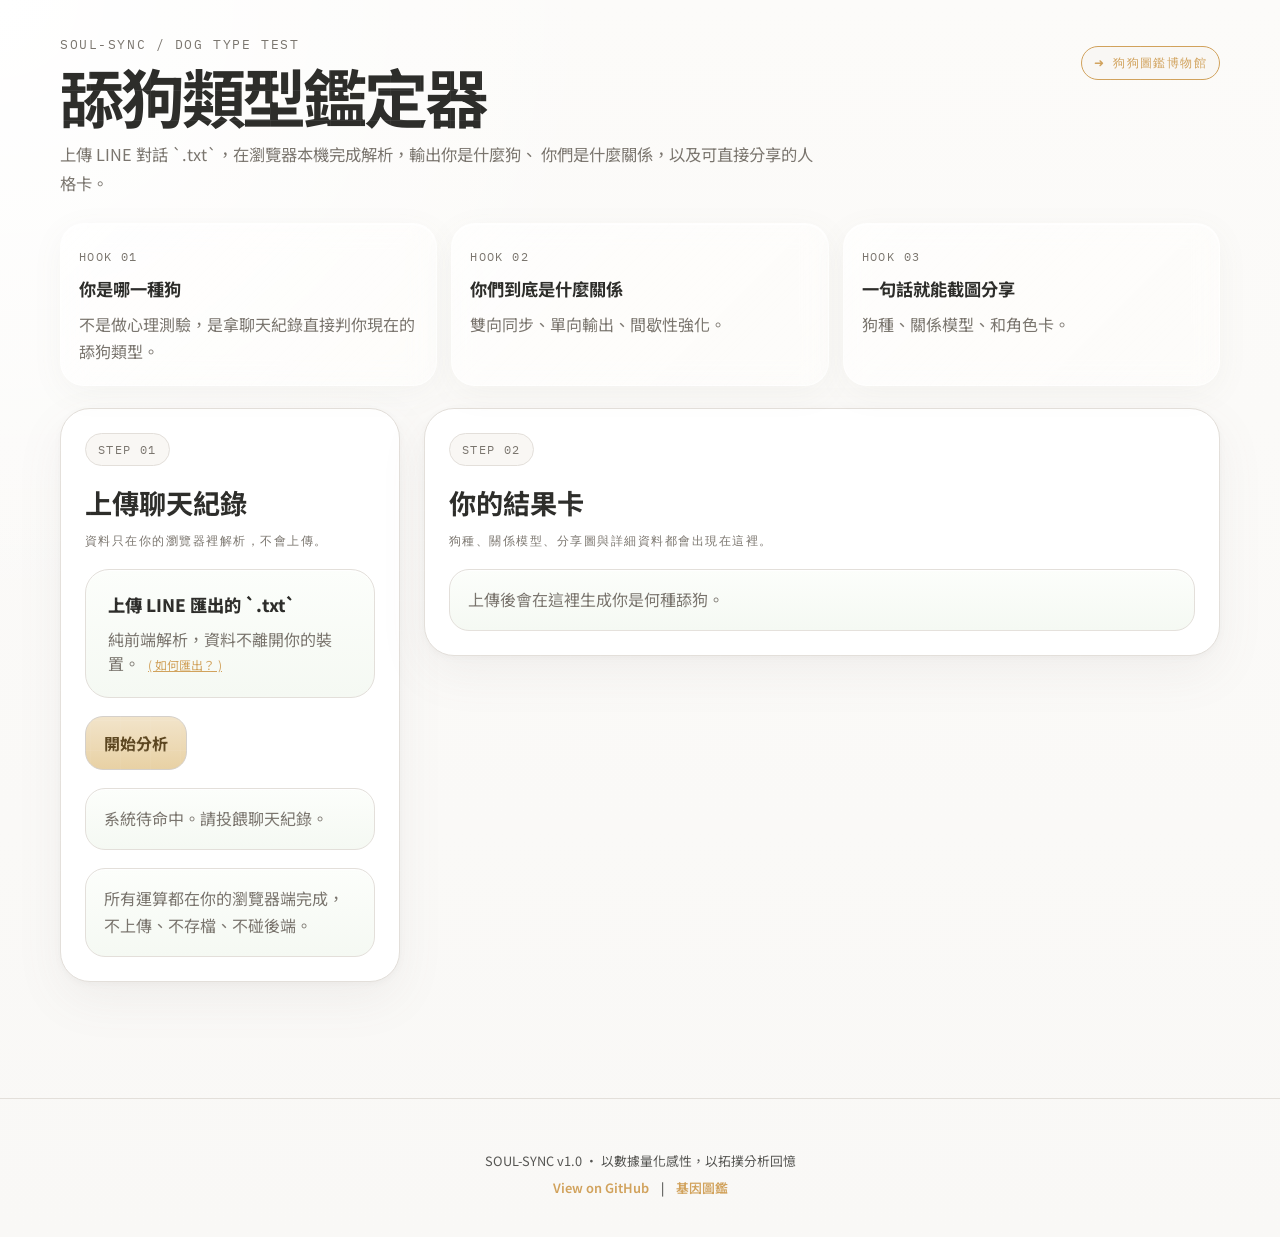
<file: index.html>
<!doctype html>
<html lang="zh-Hant">

<head>
  <meta charset="UTF-8" />
  <meta name="viewport" content="width=device-width, initial-scale=1.0, viewport-fit=cover" />
  <title>SOUL-SYNC | 舔狗類型鑑定器</title>
  <link rel="preconnect" href="https://fonts.googleapis.com" />
  <link rel="preconnect" href="https://fonts.gstatic.com" crossorigin />
  <link
    href="https://fonts.googleapis.com/css2?family=Noto+Sans+TC:wght@400;500;700;900&family=Space+Grotesk:wght@400;500;700&family=IBM+Plex+Mono:wght@400;500;700&family=Silkscreen:wght@400;700&display=swap"
    rel="stylesheet" />
  <link rel="stylesheet" href="./styles.css?v=2.0.0-PROD" />
</head>

<body>
  <div class="app-shell">
    <header class="hero">
      <div style="display: flex; justify-content: space-between; align-items: flex-start;">
        <div>
          <p class="eyebrow">SOUL-SYNC / DOG TYPE TEST</p>
          <h1>舔狗類型鑑定器</h1>
        </div>
        <a href="dog-gallery.html" class="section-tag" style="text-decoration: none; border-color: var(--accent); color: var(--accent); margin-top: 10px;">➜ 狗狗圖鑑博物館</a>
      </div>
      <p class="hero-copy">
        上傳 LINE 對話 `.txt`，在瀏覽器本機完成解析，輸出你是什麼狗、
        你們是什麼關係，以及可直接分享的人格卡。
      </p>
      <div class="hook-row">
        <article class="hook-card">
          <span class="hook-kicker">HOOK 01</span>
          <strong>你是哪一種狗</strong>
          <p>不是做心理測驗，是拿聊天紀錄直接判你現在的舔狗類型。</p>
        </article>
        <article class="hook-card">
          <span class="hook-kicker">HOOK 02</span>
          <strong>你們到底是什麼關係</strong>
          <p>雙向同步、單向輸出、間歇性強化。</p>
        </article>
        <article class="hook-card">
          <span class="hook-kicker">HOOK 03</span>
          <strong>一句話就能截圖分享</strong>
          <p>狗種、關係模型、和角色卡。</p>
        </article>
      </div>
    </header>

    <main class="layout">
      <section class="panel upload-panel">
        <div class="section-tag">STEP 01</div>
        <div class="panel-title-block">
          <h2>上傳聊天紀錄</h2>
          <p class="panel-caption">資料只在你的瀏覽器裡解析，不會上傳。</p>
        </div>

        <label class="upload-zone" for="fileInput">
          <input id="fileInput" type="file" accept=".txt,text/plain" />
          <span class="upload-title">上傳 LINE 匯出的 `.txt`</span>
          <span class="upload-subtitle">
            純前端解析，資料不離開你的裝置。
            <button id="showGuideBtn" class="link-btn" style="background: none; border: none; font-size: 0.75rem; color: var(--accent); cursor: pointer; text-decoration: underline; margin-left: 4px; padding: 0;">( 如何匯出？ )</button>
          </span>
        </label>

        <div id="identityPicker" class="identity-picker hidden">
          <p class="picker-label">鑑定開始前，請問哪位是你？</p>
          <div id="speakerButtons" class="speaker-buttons">
            <!-- 動態生成按鈕 -->
          </div>
        </div>
 
        <div class="actions">
          <button id="analyzeButton" class="primary-button">
            開始分析
          </button>
        </div>

        <div id="statusBox" class="status-box">
          系統待命中。請投餵聊天紀錄。
        </div>

        <div id="privacyNote" class="privacy-note">
          所有運算都在你的瀏覽器端完成，不上傳、不存檔、不碰後端。
        </div>
      </section>

      <section class="panel result-panel">
        <div class="section-tag">STEP 02</div>
        <div class="panel-title-block">
          <h2>你的結果卡</h2>
          <p class="panel-caption">狗種、關係模型、分享圖與詳細資料都會出現在這裡。</p>
        </div>

        <div id="loadingState" class="loading-card hidden" aria-live="polite">
          <div class="spinner"></div>
          <p>正在模擬深度分析中...</p>
        </div>

        <div id="emptyState" class="empty-state">
          上傳後會在這裡生成你是何種舔狗。
        </div>

        <div id="resultState" class="hidden">
          <img id="storyPreview" class="story-preview story-preview-primary" alt="IG 限動分享圖預覽" />

          <article id="resultCard" class="result-card">
            <div class="result-topline">
              <span class="chip">SOUL REPORT</span>
              <span id="syncBadge" class="sync-badge">0%</span>
            </div>

            <div class="headline-block">
              <p class="mono-label">舔狗品種</p>
              <h3 id="dogType">等待分析</h3>
              <div id="personalityMix" class="personality-mix-pills">
                <!-- 動態注入基因比例 -->
              </div>
              <p id="relationshipModel" class="relationship-model">
                尚未建立拓撲
              </p>
            </div>

            <p id="verdict" class="verdict">
              系統尚未讀取任何痛苦。
            </p>

            <div class="metric-grid">
              <div class="metric">
                <span>回覆速度</span>
                <small>Latency</small>
                <strong id="latencyMetric">-</strong>
              </div>
              <div class="metric">
                <span>投入程度</span>
                <small>Payload</small>
                <strong id="payloadMetric">-</strong>
              </div>
              <div class="metric">
                <span>互動穩定度</span>
                <small>Jitter</small>
                <strong id="jitterMetric">-</strong>
              </div>
              <div class="metric">
                <span>危險訊號</span>
                <small>Penalty</small>
                <strong id="penaltyMetric">-</strong>
              </div>
            </div>

            <div class="insight-row">
              <div>
                <p class="mono-label">雙方節點</p>
                <strong id="participantsLabel">-</strong>
              </div>
              <div>
                <p class="mono-label">穩定狀態</p>
                <strong id="stabilityLabel">-</strong>
              </div>
            </div>
            <div class="insight-stack">
              <div>
                <p class="mono-label">判定可信度</p>
                <strong id="confidenceLabel">-</strong>
              </div>
              <div>
                <p class="mono-label">主要影響因素</p>
                <p id="driversLabel" class="driver-text">-</p>
              </div>
            </div>
          </article>

          <div class="actions result-actions">
            <button id="downloadButton" class="primary-button">
              下載 IG 限動圖
            </button>
            <button id="shareButton" class="ghost-button">
              一鍵分享
            </button>
          </div>

          <!-- GitHub Star CTA -->
          <div class="star-cta">
            <p>如果覺得有準（或者被說中了痛苦處理），</p>
            <a href="https://github.com/peijun1700/-DogType" target="_blank" class="star-link">
              <svg class="star-icon" viewBox="0 0 24 24" width="18" height="18"><path fill="currentColor" d="M12,17.27L18.18,21L16.54,13.97L22,9.24L14.81,8.62L12,2L9.19,8.62L2,9.24L7.45,13.97L5.82,21L12,17.27Z"/></svg>
              給作者一個小星星好嗎
            </a>
          </div>

          <details class="details-box">
            <summary>JSON Metadata</summary>
            <pre id="jsonOutput"></pre>
          </details>

          <details class="details-box">
            <summary>Mermaid Topology</summary>
            <pre id="mermaidOutput"></pre>
          </details>
        </div>
      </section>
    </main>
  </div>

  <!-- LINE 匯出指南 Modal -->
  <div id="guideModal" class="modal-overlay hidden" aria-hidden="true">
    <div class="modal-content">
      <div class="modal-header">
        <h3>如何獲取 LINE 對話檔？</h3>
        <button id="closeGuideBtn" class="close-btn">&times;</button>
      </div>
      <div class="guide-steps">
        <div class="step">
          <div class="step-num">01</div>
          <div class="step-text">
            <strong>開啟聊天室</strong>
            <p>打開你想鑑定的那位對象的 LINE 訊息視窗。</p>
          </div>
        </div>
        <div class="step">
          <div class="step-num">02</div>
          <div class="step-text">
            <strong>進入設定</strong>
            <p>點擊右上角「≡」選單，然後選擇底部的「其他設定」。</p>
          </div>
        </div>
        <div class="step">
          <div class="step-num">03</div>
          <div class="step-text">
            <strong>傳送紀錄</strong>
            <p>點擊「傳送聊天紀錄」，系統會開始生成 .txt 檔案。</p>
          </div>
        </div>
        <div class="step">
          <div class="step-num">04</div>
          <div class="step-text">
            <strong>上傳鑑定</strong>
            <p>將檔案儲存後，回到本網頁點擊「投餵聊天紀錄」即可！</p>
          </div>
        </div>
      </div>
      <div class="modal-footer">
        <p>🔒 提醒：數據僅在瀏覽器本機分析，絕不上傳雲端。</p>
      </div>
    </div>
  </div>

    <footer class="app-footer">
      <p>SOUL-SYNC v1.0 · 以數據量化感性，以拓撲分析回憶</p>
      <div class="footer-links">
        <a href="https://github.com/peijun1700/-DogType" target="_blank">View on GitHub</a>
        <span>|</span>
        <a href="dog-gallery.html">基因圖鑑</a>
      </div>
    </footer>
  </div>

  <canvas id="exportCanvas" width="1080" height="1920" class="hidden"></canvas>
  <script src="./app.js?v=2.0.0-PROD" defer></script>
</body>

</html>
</file>
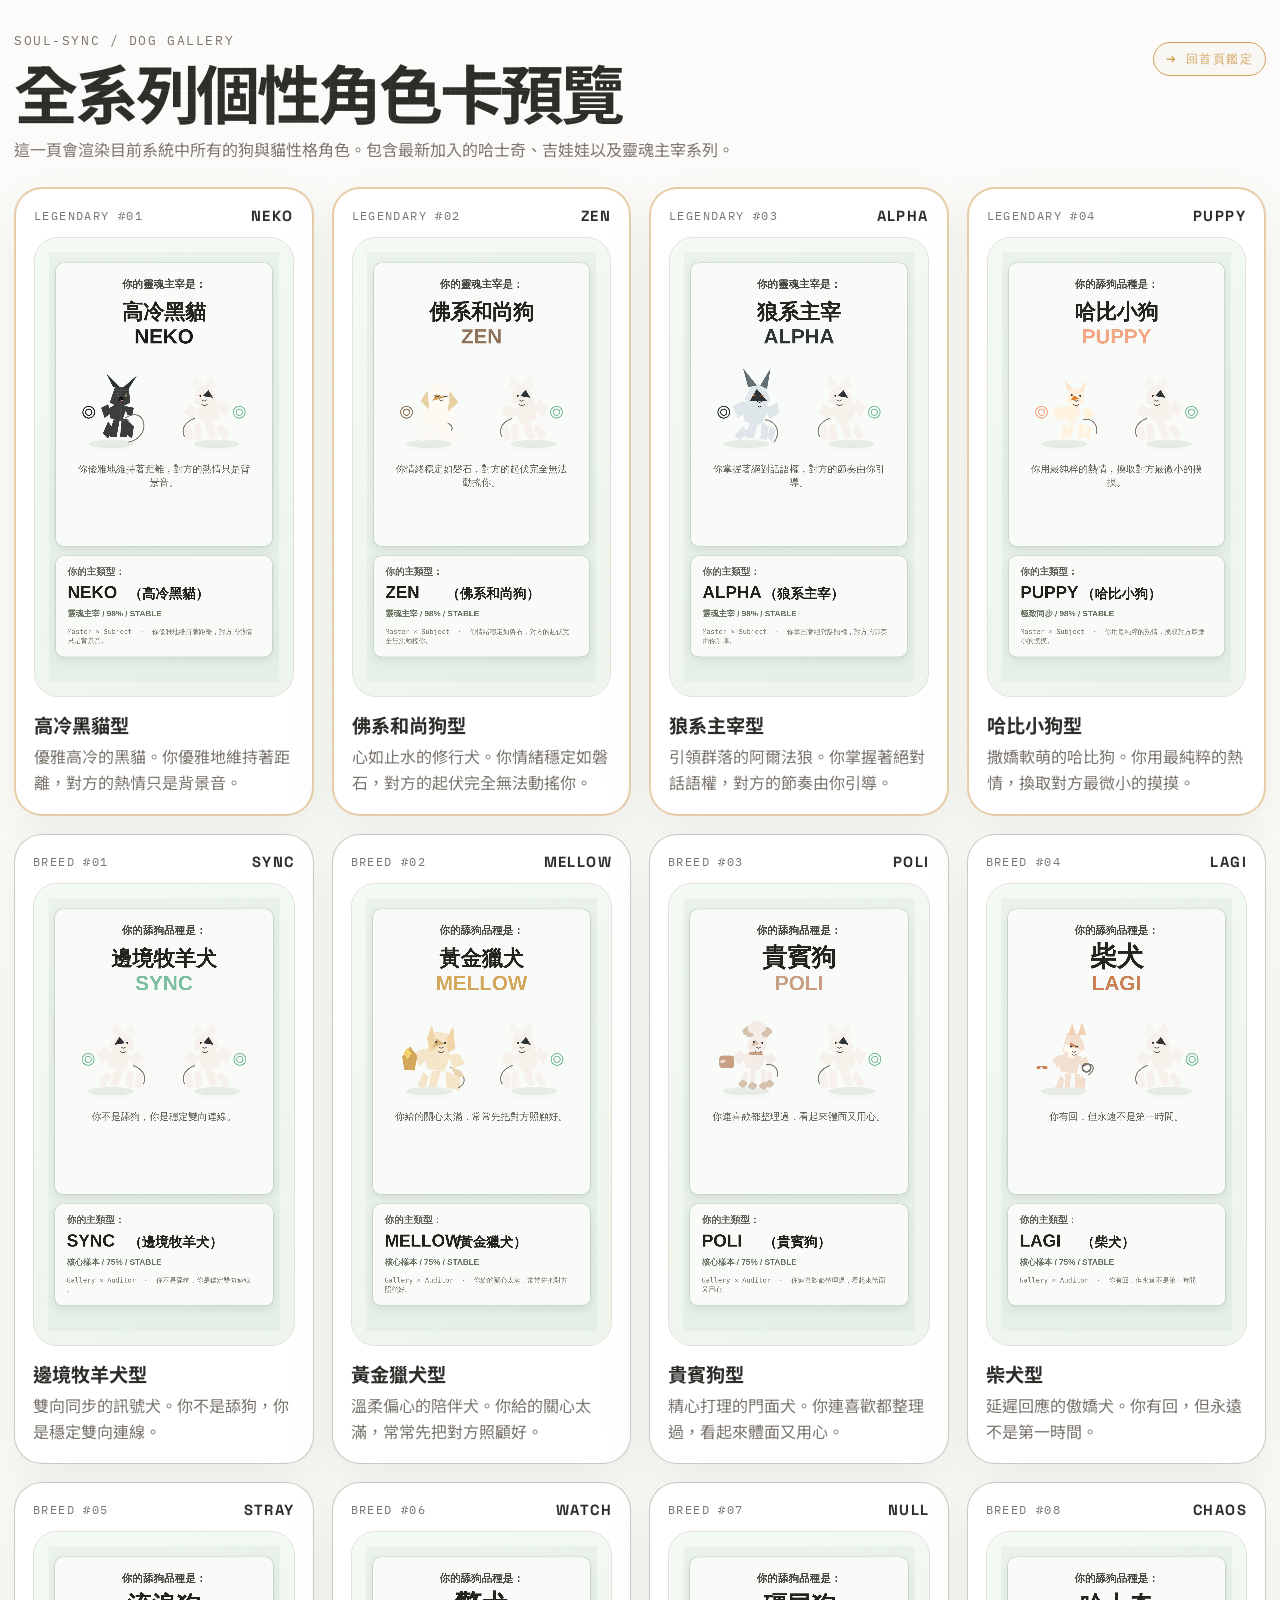
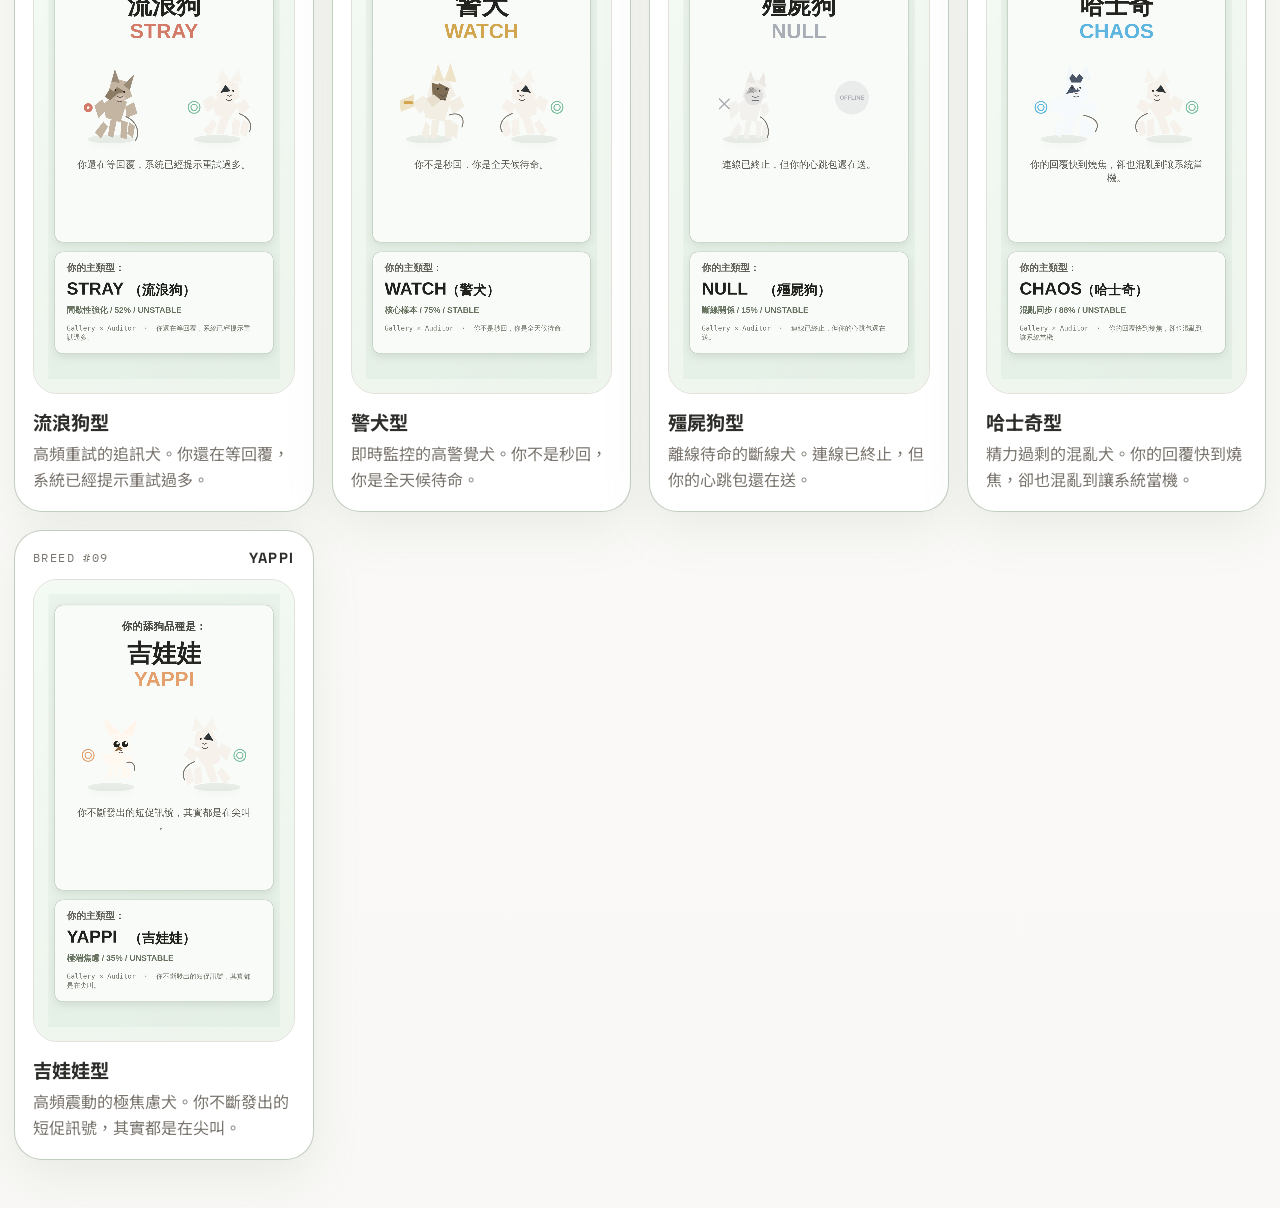
<file: dog-gallery.html>
<!doctype html>
<html lang="zh-Hant">

<head>
  <meta charset="UTF-8" />
  <meta name="viewport" content="width=device-width, initial-scale=1.0, viewport-fit=cover" />
  <title>SOUL-SYNC Dog Gallery</title>
  <link rel="preconnect" href="https://fonts.googleapis.com" />
  <link rel="preconnect" href="https://fonts.gstatic.com" crossorigin />
  <link
    href="https://fonts.googleapis.com/css2?family=Noto+Sans+TC:wght@400;500;700;900&family=Space+Grotesk:wght@400;500;700&family=IBM+Plex+Mono:wght@400;500;700&display=swap"
    rel="stylesheet" />
  <link rel="stylesheet" href="./styles.css?v=2.0.0-PROD" />
  <style>
    :root {
      color-scheme: light;
      --bg: #f9f8f6;
      --bg-2: #fcfbf9;
      --card: #ffffff;
      --line: #e3dfda;
      --ink: #2d2d2a;
      --muted: #7a756e;
      --accent: #d1a25c;
      --accent-soft: #e8d1a4;
    }

    * {
      box-sizing: border-box;
    }

    body {
      margin: 0;
      font-family: "Noto Sans TC", sans-serif;
      color: var(--ink);
      background: linear-gradient(180deg, var(--bg-2) 0%, var(--bg) 100%);
    }

    .shell {
      width: min(1280px, calc(100vw - 28px));
      margin: 0 auto;
      padding: 32px 0 48px;
    }

    .hero {
      margin-bottom: 24px;
    }

    .eyebrow,
    .meta {
      font-family: "IBM Plex Mono", monospace;
      text-transform: uppercase;
      letter-spacing: 0.12em;
      color: var(--muted);
    }

    .eyebrow {
      font-size: 0.82rem;
    }

    h1 {
      margin: 10px 0 12px;
      font-size: clamp(2.1rem, 4vw, 4rem);
      line-height: 1;
    }

    .hero p {
      margin: 0;
      color: var(--muted);
      line-height: 1.7;
    }

    .grid {
      display: grid;
      grid-template-columns: repeat(auto-fit, minmax(280px, 1fr));
      gap: 18px;
    }

    .breed-card {
      padding: 18px;
      border-radius: 28px;
      background: var(--card);
      border: 1px solid rgba(188, 201, 186, 0.9);
      box-shadow:
        0 18px 48px rgba(144, 160, 144, 0.14),
        inset 1px 1px 0 rgba(255, 255, 255, 0.88);
    }

    .meta {
      display: flex;
      justify-content: space-between;
      align-items: center;
      font-size: 0.72rem;
    }

    .meta strong {
      color: var(--ink);
      font-family: "Space Grotesk", sans-serif;
      font-size: 0.92rem;
    }

    canvas {
      width: 100%;
      height: auto;
      display: block;
      margin-top: 12px;
      border-radius: 24px;
      border: 1px solid var(--line);
      background: #f7fbf5;
    }

    .caption {
      margin-top: 14px;
    }

    .caption h2 {
      margin: 0 0 4px;
      font-size: 1.2rem;
    }

    .caption p {
      margin: 0;
      color: var(--muted);
      line-height: 1.65;
    }
  </style>
</head>

<body>
  <main class="shell">
    <header class="hero">
      <div style="display: flex; justify-content: space-between; align-items: flex-start;">
        <div>
          <div class="eyebrow">SOUL-SYNC / DOG GALLERY</div>
          <h1>全系列個性角色卡預覽</h1>
        </div>
        <a href="index.html" class="section-tag"
          style="text-decoration: none; border-color: var(--accent); color: var(--accent); margin-top: 10px;">➜
          回首頁鑑定</a>
      </div>
      <p>這一頁會渲染目前系統中所有的狗與貓性格角色。包含最新加入的哈士奇、吉娃娃以及靈魂主宰系列。</p>
    </header>

    <section id="gallery" class="grid"></section>
  </main>

  <script src="./app.js?v=2.0.0-PROD" defer></script>
  <script>
    (function () {
      const gallery = document.querySelector("#gallery");
      const requiredBreeds = ["NEKO", "ZEN", "ALPHA", "PUPPY", "SYNC", "MELLOW", "POLI", "LAGI", "STRAY", "WATCH", "NULL", "CHAOS", "YAPPI"];

      function startRendering() {
        const renderer = window.SoulSyncRenderer;
        if (!renderer || !renderer.DOG_CHARACTER_META) {
          setTimeout(startRendering, 100);
          return;
        }

        const allMetaData = renderer.DOG_CHARACTER_META;

        gallery.innerHTML = "";

        // --- V2 性格標本與大師特區 (Masters & V2 Special) ---
        const specialOrder = ["高冷黑貓型", "佛系和尚狗型", "狼系主宰型", "哈比小狗型"];

        specialOrder.forEach((typeName, i) => {
          const meta = allMetaData[typeName];
          if (!meta) return;
          const card = document.createElement("article");
          card.className = "breed-card";
          card.style.border = "2px solid #d1a25c88"; // 金色邊框標示

          card.innerHTML = `
              <div class="meta">
                <span>LEGENDARY #0${i + 1}</span>
                <strong>${meta.code}</strong>
              </div>
              <canvas width="1080" height="1920"></canvas>
              <div class="caption">
                <h2>${typeName}</h2>
                <p>${meta.title}。${meta.tagline}</p>
              </div>
            `;
          gallery.appendChild(card);

          const canvas = card.querySelector("canvas");
          renderer.renderDogCardToCanvas(canvas, renderer.createDogPreviewData(typeName, {
            relationshipModel: i < 3 ? "靈魂主宰" : "極致同步",
            syncRate: 98,
            participants: "Master × Subject"
          }));
        });

        // 渲染其餘 9 種品種
        const dogEntries = Object.entries(allMetaData).filter(([name]) => !specialOrder.includes(name));
        dogEntries.forEach(([dogType, meta], index) => {
          const card = document.createElement("article");
          card.className = "breed-card";

          let tone = { relationshipModel: "核心樣本", syncRate: 75, stabilityFlag: "STABLE" };
          if (meta.code === "STRAY") tone = { relationshipModel: "間歇性強化", syncRate: 52, stabilityFlag: "UNSTABLE" };
          if (meta.code === "NULL") tone = { relationshipModel: "斷線關係", syncRate: 15, stabilityFlag: "UNSTABLE" };
          if (meta.code === "CHAOS") tone = { relationshipModel: "混亂同步", syncRate: 88, stabilityFlag: "UNSTABLE" };
          if (meta.code === "YAPPI") tone = { relationshipModel: "極端焦慮", syncRate: 35, stabilityFlag: "UNSTABLE" };

          card.innerHTML = `
              <div class="meta">
                <span>BREED #0${index + 1}</span>
                <strong>${meta.code}</strong>
              </div>
              <canvas width="1080" height="1920"></canvas>
              <div class="caption">
                <h2>${dogType}</h2>
                <p>${meta.title}。${meta.tagline}</p>
              </div>
            `;
          gallery.appendChild(card);

          const canvas = card.querySelector("canvas");
          renderer.renderDogCardToCanvas(canvas, renderer.createDogPreviewData(dogType, {
            ...tone,
            participants: "Gallery × Auditor"
          }));
        });

        const foundCodes = Object.values(allMetaData).map(meta => meta.code);
        const missing = requiredBreeds.filter(code => !foundCodes.includes(code));

        if (missing.length === 0) {
          console.log("✅ 驗收完成：12 塊金磚全數歸位，主宰系列（NEKO, ZEN, ALPHA）已確認存在。");
        } else {
          console.error("❌ 驗收失敗：遺漏磚塊：", missing);
          const errorBanner = document.createElement("div");
          errorBanner.style.color = "red";
          errorBanner.style.padding = "20px";
          errorBanner.textContent = "系統警告：偵測到建築遺漏！遺漏代號：" + missing.join(", ");
          gallery.prepend(errorBanner);
        }
      }

      startRendering();
    })();
  </script>
</body>

</html>
</file>
<file: styles.css>
:root {
  --bg: #f9f8f6;
  --bg-2: #fcfbf9;
  --card: #ffffff;
  --card-2: #f9f7f4;
  --line: #e3dfda;
  --line-strong: #d5d0ca;
  --ink: #2d2d2a;
  --ink-soft: #7a756e;
  --mint: #f0ede8;
  --accent: #d1a25c;
  --accent-soft: #e8d1a4;
  --shadow:
    0 18px 48px rgba(122, 117, 110, 0.08),
    0 2px 6px rgba(122, 117, 110, 0.05);
}

* {
  box-sizing: border-box;
}

html {
  color-scheme: light;
}

body {
  margin: 0;
  min-height: 100vh;
  font-family: "Noto Sans TC", sans-serif;
  color: var(--ink);
  background:
    radial-gradient(circle at top left, rgba(255, 255, 255, 1), transparent 35%),
    linear-gradient(180deg, var(--bg-2) 0%, var(--bg) 100%);
}

body::before {
  content: "";
  position: fixed;
  inset: 0;
  pointer-events: none;
  background-image:
    linear-gradient(rgba(255, 255, 255, 0.35) 1px, transparent 1px),
    linear-gradient(90deg, rgba(255, 255, 255, 0.25) 1px, transparent 1px);
  background-size: 30px 30px;
  opacity: 0.2;
}

.app-shell {
  width: min(1160px, calc(100vw - 28px));
  margin: 0 auto;
  padding: 36px 0 56px;
}

.hero {
  margin-bottom: 22px;
}

.hook-row {
  display: grid;
  grid-template-columns: repeat(3, minmax(0, 1fr));
  gap: 14px;
  margin-top: 24px;
}

.hook-card {
  padding: 18px 18px 20px;
  border-radius: 24px;
  background: linear-gradient(135deg, rgba(255, 255, 255, 0.7) 0%, rgba(255, 255, 255, 0.4) 100%);
  backdrop-filter: blur(12px) saturate(180%);
  -webkit-backdrop-filter: blur(12px) saturate(180%);
  border: 1px solid rgba(255, 255, 255, 0.6);
  box-shadow: 
    0 8px 32px rgba(122, 117, 110, 0.06),
    inset 0 1px 1px rgba(255, 255, 255, 1);
  transition: transform 0.3s cubic-bezier(0.34, 1.56, 0.64, 1), box-shadow 0.3s ease;
}

.hook-card:hover {
  transform: translateY(-6px) scale(1.02);
  box-shadow: 0 14px 40px rgba(122, 117, 110, 0.12);
  border-color: var(--accent-soft);
}

.hook-kicker {
  display: inline-block;
  font-family: "IBM Plex Mono", monospace;
  font-size: 0.72rem;
  letter-spacing: 0.12em;
  text-transform: uppercase;
  color: var(--ink-soft);
}

.hook-card strong {
  display: block;
  margin-top: 10px;
  font-size: 1.08rem;
}

.hook-card p {
  margin: 10px 0 0;
  color: var(--ink-soft);
  line-height: 1.7;
}

.eyebrow,
.section-tag,
.mono-label,
.chip,
.sync-badge,
.metric span,
summary,
.panel-caption {
  font-family: "IBM Plex Mono", monospace;
  text-transform: uppercase;
  letter-spacing: 0.12em;
}

.eyebrow,
.panel-caption,
.mono-label,
.section-tag {
  color: var(--ink-soft);
}

.eyebrow {
  margin: 0;
  font-size: 0.82rem;
}

.hero h1 {
  margin: 12px 0 14px;
  font-size: clamp(2.6rem, 5vw, 5rem);
  line-height: 0.95;
  letter-spacing: -0.05em;
}

.hero-copy {
  max-width: 760px;
  margin: 0;
  color: var(--ink-soft);
  font-size: 1.02rem;
  line-height: 1.8;
}

.layout {
  display: grid;
  grid-template-columns: 340px 1fr;
  gap: 24px;
  align-items: start;
}

.panel {
  background: var(--card);
  border: 1px solid var(--line);
  border-radius: 30px;
  box-shadow: var(--shadow);
  padding: 24px;
}

.section-tag {
  display: inline-block;
  padding: 8px 12px;
  border-radius: 999px;
  background: var(--card-2);
  border: 1px solid var(--line);
  font-size: 0.72rem;
}

.panel-title-block {
  margin-top: 16px;
}

.panel-title-block h2 {
  margin: 0;
  font-size: 1.7rem;
}

.panel-caption {
  margin: 8px 0 0;
  font-size: 0.78rem;
  line-height: 1.7;
}

.upload-zone,
.status-box,
.privacy-note,
.empty-state,
.details-box,
.story-preview,
.result-card,
.metric {
  margin-top: 18px;
  border: 1px solid var(--line);
  background: linear-gradient(180deg, #fcfefb 0%, #f5f9f3 100%);
  box-shadow: inset 0 1px 0 rgba(255, 255, 255, 0.9);
}

.upload-zone {
  display: flex;
  flex-direction: column;
  gap: 10px;
  padding: 22px;
  border-radius: 24px;
  cursor: pointer;
}

.upload-zone input {
  display: none;
}

.upload-title {
  font-size: 1.08rem;
  font-weight: 800;
}

.upload-subtitle,
.privacy-note,
.empty-state,
.status-box,
.relationship-model,
.driver-text {
  color: var(--ink-soft);
}

.identity-picker {
  margin-top: 18px;
  padding: 20px;
  border-radius: 24px;
  background: var(--card-2);
  border: 1px solid var(--line-strong);
  text-align: center;
  animation: slideDown 0.4s cubic-bezier(0.16, 1, 0.3, 1);
}

.picker-label {
  margin: 0 0 14px;
  font-size: 0.88rem;
  font-weight: 700;
  color: var(--ink-soft);
}

.speaker-buttons {
  display: flex;
  gap: 10px;
  justify-content: center;
  flex-wrap: wrap;
}

.speaker-btn {
  background: white;
  border: 1px solid var(--line-strong);
  padding: 10px 20px;
  border-radius: 99px;
  font-weight: 700;
  transition: all 0.2s ease;
}

.speaker-btn:hover {
  background: var(--mint);
  border-color: var(--accent);
  transform: translateY(-2px);
}

.speaker-btn.active {
  background: var(--accent);
  color: white;
  border-color: var(--accent);
}

@keyframes slideDown {
  from { opacity: 0; transform: translateY(-10px); }
  to { opacity: 1; transform: translateY(0); }
}

.actions {
  display: flex;
  gap: 12px;
  margin-top: 18px;
  flex-wrap: wrap;
}

.demo-picker {
  display: flex;
  flex-direction: column;
  gap: 8px;
  min-width: 180px;
}

.demo-picker select {
  appearance: none;
  border: 1px solid var(--line-strong);
  border-radius: 18px;
  padding: 14px 16px;
  font: inherit;
  color: var(--ink);
  background:
    linear-gradient(180deg, #fcfefb 0%, #f4f8f1 100%);
}

button {
  border: 1px solid var(--line-strong);
  border-radius: 18px;
  padding: 14px 18px;
  font: inherit;
  cursor: pointer;
  transition:
    transform 180ms ease,
    opacity 180ms ease,
    box-shadow 180ms ease;
}

button:hover {
  transform: translateY(-1px);
}

button:disabled {
  opacity: 0.5;
  cursor: not-allowed;
}

.primary-button {
  background: linear-gradient(180deg, #f2e4ca 0%, #e8d1a4 100%);
  color: #5d4721;
  font-weight: 700;
}

.ghost-button {
  background: #f7faf5;
  color: var(--ink);
}

.status-box,
.privacy-note,
.empty-state,
.details-box {
  padding: 16px 18px;
  border-radius: 20px;
  line-height: 1.72;
}

.loading-card {
  min-height: 280px;
  display: grid;
  place-items: center;
  text-align: center;
}

.spinner {
  width: 64px;
  height: 64px;
  margin-bottom: 20px;
  border-radius: 999px;
  background:
    radial-gradient(circle, var(--accent-soft) 0%, rgba(232, 209, 164, 0.2) 50%, transparent 65%),
    #ffffff;
  border: 1px solid var(--accent-soft);
  box-shadow: 0 0 0 12px rgba(232, 209, 164, 0.15);
  animation: pulse 1.4s ease-in-out infinite alternate;
}

.result-card {
  position: relative;
  overflow: hidden;
  padding: 22px;
  border-radius: 28px;
}

.result-card::before {
  content: "";
  position: absolute;
  inset: 14px;
  border: 1px solid rgba(202, 214, 198, 0.9);
  border-radius: 20px;
  pointer-events: none;
}

.result-topline,
.insight-row {
  display: flex;
  justify-content: space-between;
  align-items: center;
  gap: 14px;
}

.chip,
.sync-badge {
  display: inline-flex;
  align-items: center;
  padding: 8px 12px;
  border-radius: 999px;
  border: 1px solid var(--line);
  background: var(--card-2);
  font-size: 0.74rem;
}

.sync-badge {
  color: #73511d;
  font-weight: 700;
}

.headline-block {
  margin-top: 18px;
  text-align: center;
}

.headline-block h3 {
  margin: 12px 0 10px;
  font-size: clamp(2rem, 4vw, 3.2rem);
  line-height: 1.05;
}

.relationship-model {
  margin: 0;
  font-size: 1.02rem;
}

.verdict {
  margin: 22px 0;
  padding: 20px;
  border-radius: 24px;
  background: var(--bg);
  border: 1px solid var(--line);
  line-height: 1.85;
}

.metric-grid {
  display: grid;
  grid-template-columns: repeat(2, minmax(0, 1fr));
  gap: 12px;
}

.metric {
  padding: 16px;
  border-radius: 18px;
}

.metric span {
  display: block;
  font-size: 0.72rem;
  color: var(--ink-soft);
}

.metric small {
  display: block;
  margin-top: 4px;
  font-family: "IBM Plex Mono", monospace;
  font-size: 0.68rem;
  letter-spacing: 0.08em;
  text-transform: uppercase;
  color: #97a08f;
}

.metric strong {
  display: block;
  margin-top: 8px;
  font-size: 1.28rem;
}

.insight-row {
  margin-top: 18px;
  align-items: start;
}

.insight-stack {
  margin-top: 18px;
  padding-top: 18px;
  border-top: 1px solid var(--line);
  display: grid;
  gap: 14px;
}

.driver-text {
  margin: 8px 0 0;
  line-height: 1.7;
}

.story-preview {
  width: min(100%, 360px);
  display: block;
  border-radius: 28px;
}

.story-preview-primary {
  margin-left: auto;
  margin-right: auto;
}

pre {
  margin: 12px 0 0;
  white-space: pre-wrap;
  word-break: break-word;
  font-family: "IBM Plex Mono", monospace;
  font-size: 0.82rem;
  line-height: 1.72;
  color: #394035;
}

summary {
  cursor: pointer;
  font-size: 0.78rem;
}

.hidden {
  display: none !important;
}

@keyframes pulse {
  from {
    transform: scale(0.96);
    opacity: 0.82;
  }
  to {
    transform: scale(1);
    opacity: 1;
  }
}

@media (max-width: 920px) {
  .hook-row,
  .layout {
    grid-template-columns: 1fr;
  }
}

@media (max-width: 640px) {
  .app-shell {
    width: min(100vw - 20px, 100%);
    padding-top: 24px;
  }

  .panel {
    padding: 18px;
    border-radius: 24px;
  }

  .hero h1 {
    font-size: 2.7rem;
  }

  .hook-row {
    display: block;
    margin-top: 18px;
    padding-bottom: 28px;
  }

  .hook-card {
    position: sticky;
    margin-bottom: 12px;
  }

  .hook-card:nth-child(1) {
    top: 12px;
    z-index: 1;
  }

  .hook-card:nth-child(2) {
    top: 28px;
    z-index: 2;
  }

  .hook-card:nth-child(3) {
    top: 44px;
    z-index: 3;
  }

  .metric-grid {
    grid-template-columns: 1fr;
  }

  .result-topline,
  .insight-row,
  .actions {
    flex-direction: column;
    align-items: stretch;
  }
}

/* Personality Mix Pills (V2) */
.personality-mix-pills {
  display: flex;
  gap: 8px;
  justify-content: center;
  margin: 0 auto 12px;
  flex-wrap: wrap;
  max-width: 280px;
}

.mix-pill {
  display: inline-flex;
  align-items: center;
  padding: 4px 10px;
  border-radius: 99px;
  font-size: 0.75rem;
  font-weight: 700;
  border: 1px solid rgba(0, 0, 0, 0.05);
  box-shadow: 0 2px 4px rgba(0, 0, 0, 0.03);
  background: white;
}

.mix-pill .percent {
  font-family: "Space Grotesk", sans-serif;
  margin-right: 4px;
}

/* Modal & Guide Styling */
.modal-overlay {
  position: fixed;
  inset: 0;
  background: rgba(45, 45, 42, 0.4);
  backdrop-filter: blur(8px);
  z-index: 900;
  display: flex;
  align-items: center;
  justify-content: center;
  padding: 20px;
  transition: opacity 0.3s ease;
}

.modal-overlay.hidden {
  opacity: 0;
  pointer-events: none;
}

.modal-content {
  background: var(--bg-2);
  width: 100%;
  max-width: 440px;
  border-radius: 32px;
  padding: 32px;
  position: relative;
  box-shadow: 0 30px 60px rgba(0, 0, 0, 0.15);
  border: 1px solid white;
}

.modal-header {
  display: flex;
  justify-content: space-between;
  align-items: center;
  margin-bottom: 24px;
}

.modal-header h3 {
  margin: 0;
  font-size: 1.2rem;
  font-weight: 800;
  color: var(--ink);
}

.close-btn {
  background: none;
  border: none;
  font-size: 1.8rem;
  line-height: 1;
  color: var(--muted);
  cursor: pointer;
  padding: 0;
}

.guide-steps {
  display: flex;
  flex-direction: column;
  gap: 20px;
}

.step {
  display: flex;
  gap: 16px;
  align-items: flex-start;
}

.step-num {
  background: var(--accent-soft);
  color: var(--accent);
  width: 32px;
  height: 32px;
  border-radius: 99px;
  display: flex;
  align-items: center;
  justify-content: center;
  font-size: 0.8rem;
  font-weight: 800;
  flex-shrink: 0;
}

.step-text strong {
  display: block;
  font-size: 0.95rem;
  margin-bottom: 2px;
}

.step-text p {
  margin: 0;
  font-size: 0.85rem;
  color: var(--muted);
  line-height: 1.4;
}

.modal-footer {
  margin-top: 28px;
  padding-top: 16px;
  border-top: 1px dashed var(--line);
  font-size: 0.75rem;
  color: var(--muted);
  text-align: center;
}

.secondary-button {
  background: white;
  color: var(--muted);
  border: 1px solid var(--line);
  border-radius: 12px;
  cursor: pointer;
  transition: all 0.2s ease;
  font-weight: 700;
}

.secondary-button:hover {
  border-color: var(--accent);
  color: var(--accent);
  background: var(--bg-2);
}

/* GitHub Star CTA Styling */
.star-cta {
  margin-top: 32px;
  padding: 24px;
  background: var(--bg-2);
  border: 1px dashed var(--accent-soft);
  border-radius: 20px;
  text-align: center;
  transition: all 0.3s ease;
}

.star-cta:hover {
  border-style: solid;
  border-color: var(--accent);
  transform: translateY(-2px);
  box-shadow: 0 10px 30px rgba(123, 191, 158, 0.1);
}

.star-cta p {
  font-size: 0.9rem;
  color: var(--muted);
  margin-bottom: 12px;
}

.star-link {
  display: inline-flex;
  align-items: center;
  gap: 8px;
  background: var(--accent);
  color: white;
  padding: 10px 20px;
  border-radius: 99px;
  text-decoration: none;
  font-weight: 700;
  font-size: 0.95rem;
  transition: all 0.2s ease;
  box-shadow: 0 4px 12px rgba(123, 191, 158, 0.3);
}

.star-link:hover {
  background: #62a386;
  transform: scale(1.05);
  box-shadow: 0 6px 20px rgba(123, 191, 158, 0.4);
}

.star-icon {
  filter: drop-shadow(0 0 2px rgba(255, 255, 255, 0.5));
  animation: star-pulse 2s infinite ease-in-out;
}

@keyframes star-pulse {
  0% { transform: scale(1); opacity: 1; }
  50% { transform: scale(1.2); opacity: 0.8; }
  100% { transform: scale(1); opacity: 1; }
}

/* Footer Styling */
.app-footer {
  margin-top: 60px;
  padding: 40px 20px;
  text-align: center;
  border-top: 1px solid var(--line);
  color: var(--muted);
  font-size: 0.8rem;
}

.app-footer p {
  margin-bottom: 8px;
  opacity: 0.8;
}

.footer-links {
  display: flex;
  justify-content: center;
  gap: 12px;
}

.footer-links a {
  color: var(--accent);
  text-decoration: none;
  font-weight: 600;
  transition: opacity 0.2s;
}

.footer-links a:hover {
  text-decoration: underline;
  opacity: 0.8;
}

/* V3.3 Test Suite Styling */
.test-suite {
  margin-top: 24px;
  padding: 16px;
  border: 1px dashed var(--line-strong);
  border-radius: 20px;
  background: rgba(255, 255, 255, 0.4);
}

.test-case-grid {
  display: grid;
  grid-template-columns: repeat(auto-fill, minmax(130px, 1fr));
  gap: 8px;
}

.test-case-grid .speaker-btn {
  padding: 8px 12px;
  font-size: 0.72rem;
  white-space: nowrap;
  overflow: hidden;
  text-overflow: ellipsis;
  text-align: center;
}
</file>
